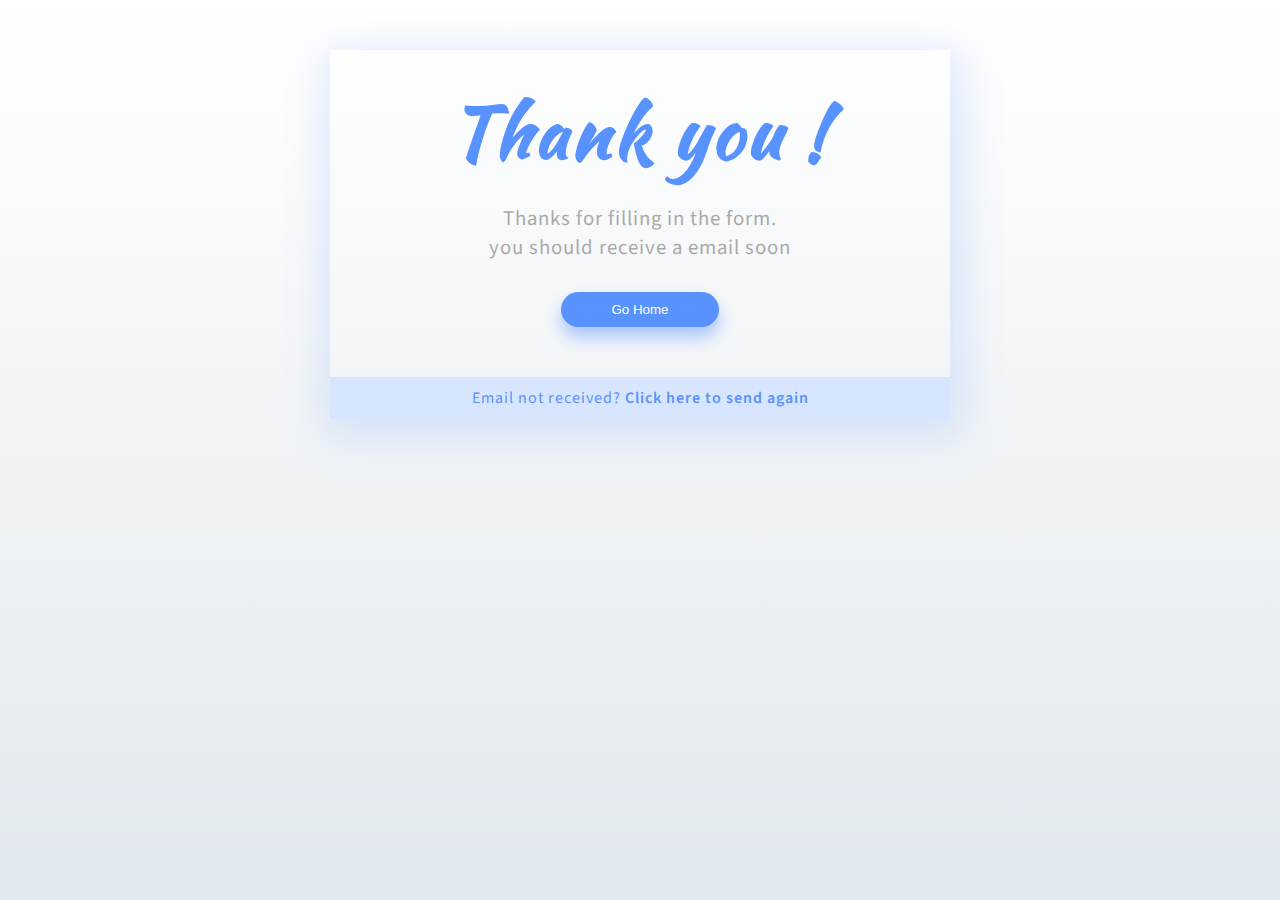
<file: Thank_you.html>
<!doctype html>

<html lang="en">

<head>

<link rel="icon" type="image/x-icon" href="assets/favicon.ico" />
<link href="css/Thank-s.css" rel="stylesheet" />

</head>



<body>


<div class=content>
  <div class="wrapper-1">
    <div class="wrapper-2">
      <h1>Thank you !</h1>
      <p>Thanks for filling in the form.  </p>
      <p>you should receive a email soon  </p>
      <button class="go-home" onclick="location.href='index.html'">
      go home
      </button>
    </div>
    <div class="footer-like">
      <p>Email not received?
       <a href="#">Click here to send again</a>
      </p>
    </div>
</div>
</div>



<link href="https://fonts.googleapis.com/css?family=Kaushan+Script|Source+Sans+Pro" rel="stylesheet">




</body>











</html>
</file>
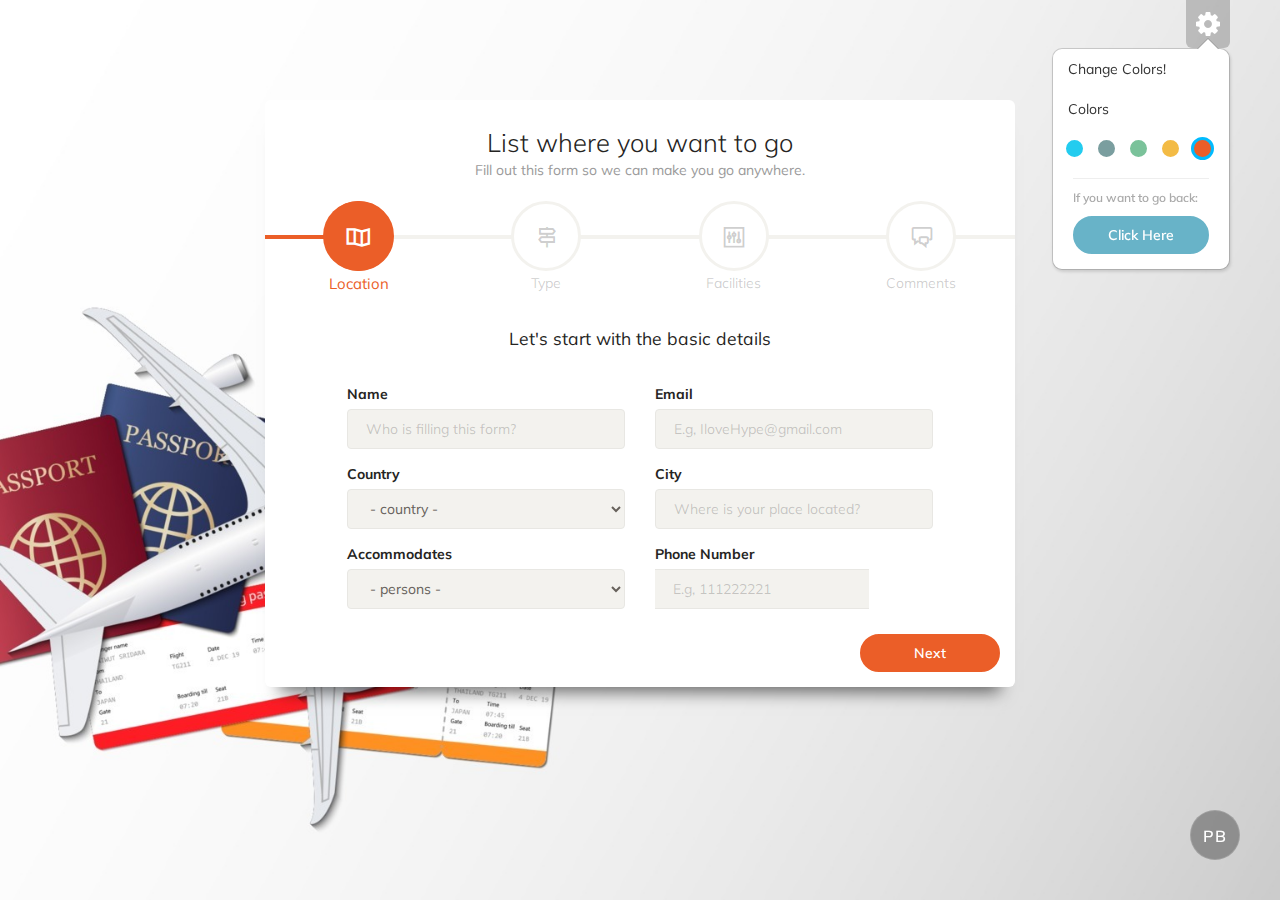
<file: wizard-list-place.html>
<!doctype html>
<html lang="en">
<head>
	<meta charset="utf-8" />
	<meta http-equiv="X-UA-Compatible" content="IE=edge,chrome=1" />
	<link rel="apple-touch-icon" sizes="76x76" href="assets/img/apple-icon.png" />
	<link rel="icon" type="image/x-icon" href="assets/favicon.ico" />
	<title>Hotel Form</title>

	
	
	<meta content='width=device-width, initial-scale=1.0, maximum-scale=1.0, user-scalable=0' name='viewport' />
    <meta name="viewport" content="width=device-width" />

	<!-- Canonical SEO -->
    <link rel="canonical" href="https://www.creative-tim.com/product/paper-bootstrap-wizard"/>

    <meta name="keywords" content="wizard, bootstrap wizard, creative tim, long forms, 3 step wizard, sign up wizard, beautiful wizard, long forms wizard, wizard with validation, paper design, paper wizard bootstrap, bootstrap paper wizard">
    <meta name="description" content="Paper Bootstrap Wizard is a fully responsive wizard that is inspired by our famous Paper Kit  and comes with 3 useful examples and 5 colors.">

    <!-- Schema.org markup for Google+ -->
    <meta itemprop="name" content="Paper Bootstrap Wizard by Creative Tim">
    <meta itemprop="description" content="Paper Bootstrap Wizard is a fully responsive wizard that is inspired by our famous Paper Kit  and comes with 3 useful examples and 5 colors.">
    <meta itemprop="image" content="https://s3.amazonaws.com/creativetim_bucket/products/49/opt_pbw_thumbnail.jpg">

    <!-- Twitter Card data -->
    <meta name="twitter:card" content="summary_large_image">
    <meta name="twitter:site" content="@creativetim">
    <meta name="twitter:title" content="Paper Bootstrap Wizard by Creative Tim">
    <meta name="twitter:description" content="Paper Bootstrap Wizard is a fully responsive wizard that is inspired by our famous Paper Kit  and comes with 3 useful examples and 5 colors.">
    <meta name="twitter:creator" content="@creativetim">
    <meta name="twitter:image" content="https://s3.amazonaws.com/creativetim_bucket/products/49/opt_pbw_thumbnail.jpg">

    <!-- Open Graph data -->
    <meta property="og:title" content="Paper Bootstrap Wizard by Creative Tim | Free Boostrap Wizard" />
    <meta property="og:type" content="article" />
    <meta property="og:url" content="https://demos.creative-tim.com/paper-bootstrap-wizard/wizard-list-place.html" />
    <meta property="og:image" content="https://s3.amazonaws.com/creativetim_bucket/products/49/opt_pbw_thumbnail.jpg" />
    <meta property="og:description" content="Paper Bootstrap Wizard is a fully responsive wizard that is inspired by our famous Paper Kit  and comes with 3 useful examples and 5 colors." />
    <meta property="og:site_name" content="Creative Tim" />

	<!-- CSS Files -->
    <link href="assets/css/bootstrap.min.css" rel="stylesheet" />
	<link href="assets/css/paper-bootstrap-wizard.css" rel="stylesheet" />

	<!-- CSS Just for demo purpose, don't include it in your project -->
	<link href="assets/css/demo.css" rel="stylesheet" />

	<!-- Fonts and Icons -->
    <link href="https://netdna.bootstrapcdn.com/font-awesome/4.4.0/css/font-awesome.css" rel="stylesheet">
	<link href='https://fonts.googleapis.com/css?family=Muli:400,300' rel='stylesheet' type='text/css'>
	<link href="assets/css/themify-icons.css" rel="stylesheet">
	<!-- Google Tag Manager -->
	<script>(function(w,d,s,l,i){w[l]=w[l]||[];w[l].push({'gtm.start':
	new Date().getTime(),event:'gtm.js'});var f=d.getElementsByTagName(s)[0],
	j=d.createElement(s),dl=l!='dataLayer'?'&l='+l:'';j.async=true;j.src=
	'https://www.googletagmanager.com/gtm.js?id='+i+dl;f.parentNode.insertBefore(j,f);
	})(window,document,'script','dataLayer','GTM-NKDMSK6');</script>
	<!-- End Google Tag Manager -->
	</head>

	<body>
		<!-- Google Tag Manager (noscript) -->
	<noscript><iframe src="https://www.googletagmanager.com/ns.html?id=GTM-NKDMSK6"
	height="0" width="0" style="display:none;visibility:hidden"></iframe></noscript>
	<!-- End Google Tag Manager (noscript) -->
	<div class="image-container set-full-height" style="background-image: url('assets/img/paper-2.jpeg')">

		<!--  Made With Paper Kit  -->
		<a href="https://www.creative-tim.com/product/paper-kit" class="made-with-pk">
			<div class="brand">PB</div>
			<div class="made-with"> Powerd by <strong>Paper Kit</strong></div>
		</a>

	    <!--   Big container   -->
	    <div class="container">
	        <div class="row">
		        <div class="col-sm-8 col-sm-offset-2">

		            <!--      Wizard container        -->
		            <div class="wizard-container">
		                <div class="card wizard-card" data-color="red" id="wizard">
		                <form action="" method="">
		                <!--        You can switch " data-color="green" "  with one of the next bright colors: "blue", "azure", "orange", "red"       -->

		                    	<div class="wizard-header">
		                        	<h3 class="wizard-title">List where you want to go</h3>
		                        	<p class="category"> Fill out this form so we can make you go anywhere. </p>
		                    	</div>
								<div class="wizard-navigation">
									<div class="progress-with-circle">
									    <div class="progress-bar" role="progressbar" aria-valuenow="1" aria-valuemin="1" aria-valuemax="4" style="width: 15%;"></div>
									</div>
									<ul>
			                            <li>
											<a href="#location" data-toggle="tab">
												<div class="icon-circle">
													<i class="ti-map"></i>
												</div>
												Location
											</a>
										</li>
			                            <li>
											<a href="#type" data-toggle="tab">
												<div class="icon-circle">
													<i class="ti-direction-alt"></i>
												</div>
												Type
											</a>
										</li>
			                            <li>
											<a href="#facilities" data-toggle="tab">
												<div class="icon-circle">
													<i class="ti-panel"></i>
												</div>
												Facilities
											</a>
										</li>
			                            <li>
											<a href="#description" data-toggle="tab">
												<div class="icon-circle">
													<i class="ti-comments"></i>
												</div>
												Comments
											</a>
										</li>
			                        </ul>
								</div>
		                        <div class="tab-content">
		                            <div class="tab-pane" id="location">
		                            	<div class="row">
		                                	<div class="col-sm-12">
		                                    	<h5 class="info-text"> Let's start with the basic details</h5>
		                            		</div>
											<div class="col-sm-5 col-sm-offset-1">
		                                    	<div class="form-group">
		                                        	<label>Name</label>
		                                        	<input type="text" class="form-control" id="exampleInputEmail1" placeholder="Who is filling this form?">
		                                    	</div>
		                                	</div>
		                                	<div class="col-sm-5">
		                                    	<div class="form-group">
		                                        	<label>Email</label>
		                                        	<input type="text" class="form-control" id="exampleInputEmail1" placeholder="E.g, IloveHype@gmail.com">
		                                    	</div>
		                                	</div>
		                                	<div class="col-sm-5 col-sm-offset-1">
		                                    	<div class="form-group">
		                                            <label>Country</label><br>
		                                            <select name="country" class="form-control">
		                                                <option disabled="" selected="">- country -</option>
		                                                <option value="France"> France </option>
		                                                <option value="Brazil"> Brazil </option>
		                                                <option value="Peru"> Peru </option>
		                                                <option value="Portugal"> Portugal </option>
		                                                <option value="Andorra"> Andorra </option>
		                                                <option value="Spain"> Spain </option>
		                                                <option value="Monaco"> Monaco </option>
		                                                <option value="Antarctica"> Antarctica </option>
		                                                <option value="Switzerland"> Switzerland </option>
														<option value="Germany"> Germany </option>
														<option value="Netherlands"> Netherlands </option>
														<option value="Belgium"> Belgium </option>
														<option value="Luxembourg"> Luxembourg </option>
														<option value="United Kingdom"> United Kingdom </option>
														<option value="Irland"> Irland </option>
														<option value="Danmark"> Danmark </option>
														<option value="Poland"> Poland </option>
														<option value="Greece"> Greece </option>
														<option value="Italy"> Italy </option>
														<option value="Malta"> Malta </option>
														<option value="Austria"> Austria </option>
														<option value="Slovakia"> Slovakia </option>
														<option value="Slovenia"> Slovenia </option>
														<option value="Croatia"> Croatia </option>
														<option value="Serbia"> Serbia </option>
														<option value="Bulgaria"> Bulgaria </option>
														<option value="North Macedonia"> North Macedonia </option>
														<option value="Albania"> Albania </option>
														<option value="Moldova"> Moldova </option>
														<option value="Sweden"> Sweden </option>
														<option value="Norway"> Norway </option>
														<option value="Finland"> Finland </option>
														<option value="Estonia"> Estonia </option>
														<option value="Latvia"> Latvia </option>
														<option value="Lithuania"> Lithuania </option>
														<option value="Romania"> Romania </option>
														<option value="Iceland"> Iceland </option>
														<option value="Cyprus"> Cyprus </option>
														<option value="Vatican"> Vatican </option>
		                                            </select>
		                                        </div>
		                                	</div>
											<div class="col-sm-5">
		                                    	<div class="form-group">
		                                        	<label>City</label>
		                                        	<input type="text" class="form-control" id="exampleInputEmail1" placeholder="Where is your place located?">
		                                    	</div>
		                                	</div>
		                                	<div class="col-sm-5 col-sm-offset-1">
		                                    	<div class="form-group">
		                                        	<label>Accommodates</label>
		                                        	<select class="form-control">
			                                            <option disabled="" selected="">- persons -</option>
			                                            <option>1 Person</option>
			                                            <option>2 Persons </option>
			                                            <option>3 Persons</option>
			                                            <option>4 Persons</option>
			                                            <option>5 Persons</option>
			                                            <option>6+ Persons</option>
		                                        	</select>
		                                    	</div>
		                                	</div>
		                                	<div class="col-sm-5">
		                                    	<div class="form-group">
		                                        	<label>Phone Number</label>
		                                        	<div class="input-group">
		                                            	<input type="text" class="form-control" placeholder="E.g, 111222221">
		                                        	</div>
		                                    	</div>
		                                	</div>
		                            	</div>
		                            </div>
		                            <div class="tab-pane" id="type">
		                                <h5 class="info-text">Choose how many stars do you want your hotel to have. </h5>
										<p class="category"> If you dont have any preference mark all the stars or leave it blank. </p>
		                                <div class="row">
		                                    <div class="col-sm-8 col-sm-offset-2">
		                                        <div class="col-sm-4 col-sm-offset-2">
													<div class="choice" data-toggle="wizard-checkbox">
		                                                <input type="checkbox" name="jobb" value="Design">
		                                                <div class="card card-checkboxes card-hover-effect">
		                                                    <i class="ti-package"></i>
															<p>1 star</p>
		                                                </div>
		                                            </div>
		                                        </div>
		                                        <div class="col-sm-4">
													<div class="choice" data-toggle="wizard-checkbox">
		                                                <input type="checkbox" name="jobb" value="Design">
		                                                <div class="card card-checkboxes card-hover-effect">
		                                                    <i class="ti-package"></i>
															<p>2 stars</p>
		                                                </div>
		                                            </div>
		                                        </div>
												<div class="col-sm-4">
													<div class="choice" data-toggle="wizard-checkbox">
		                                                <input type="checkbox" name="jobb" value="Design">
		                                                <div class="card card-checkboxes card-hover-effect">
		                                                    <i class="ti-package"></i>
															<p>3 stars</p>
		                                                </div>
		                                            </div>
		                                        </div>
												<div class="col-sm-4 col-sm-offset-0">
													<div class="choice" data-toggle="wizard-checkbox">
		                                                <input type="checkbox" name="jobb" value="Design">
		                                                <div class="card card-checkboxes card-hover-effect">
		                                                    <i class="ti-package"></i>
															<p>4 stars</p>
		                                                </div>
		                                            </div>
		                                        </div>
												<div class="col-sm-4 col-sm-offset-0">
													<div class="choice" data-toggle="wizard-checkbox">
		                                                <input type="checkbox" name="jobb" value="Design">
		                                                <div class="card card-checkboxes card-hover-effect">
		                                                    <i class="ti-package"></i>
															<p>5 stars</p>
		                                                </div>
		                                            </div>
		                                        </div>
		                                    </div>
		                                </div>
		                            </div>
		                            <div class="tab-pane" id="facilities">
		                                <h5 class="info-text">Tell us more about facilities. </h5>
		                                <div class="row">
		                                    <div class="col-sm-5 col-sm-offset-1">
		                                    	<div class="form-group">
		                                        	<label>Your place is good for</label>
		                                        	<select class="form-control">
			                                            <option disabled="" selected="">- type -</option>
			                                            <option>Business</option>
			                                            <option>Vacation </option>
			                                            <option>Work</option>
		                                        	</select>
		                                    	</div>
		                                    </div>
		                                    <div class="col-sm-5">
		                                    	<div class="form-group">
		                                        	<label>Is air conditioning included ?</label>
		                                        	<select class="form-control">
			                                            <option disabled="" selected="">- response -</option>
			                                            <option>Yes</option>
			                                            <option>No </option>
		                                        	</select>
		                                    	</div>
		                                    </div>
		                                    <div class="col-sm-5 col-sm-offset-1">
		                                    	<div class="form-group">
		                                        	<label>Do you want the place to have wi-fi?</label>
		                                        	<select class="form-control">
			                                            <option disabled="" selected="">- response -</option>
			                                            <option>Yes</option>
			                                            <option>No </option>
		                                        	</select>
		                                    	</div>
		                                    </div>
		                                    <div class="col-sm-5">
		                                    	<div class="form-group">
		                                        	<label>Is breakfast included?</label>
		                                        	<select class="form-control">
			                                            <option disabled="" selected="">- response -</option>
			                                            <option>Yes</option>
			                                            <option>No </option>
		                                        	</select>
		                                    	</div>
		                                    </div>
											
											
											
											<div class="col-sm-5 col-sm-offset-1">
		                                    	<div class="form-group">
		                                        	<label>Do you want a refresing pool?</label>
		                                        	<select class="form-control">
			                                            <option disabled="" selected="">- response -</option>
			                                            <option>Yes</option>
			                                            <option>No </option>
		                                        	</select>
		                                    	</div>
		                                    </div>
											<div class="col-sm-5">
		                                    	<div class="form-group">
		                                        	<label>Is a good view of outside included?</label>
		                                        	<select class="form-control">
			                                            <option disabled="" selected="">- response -</option>
			                                            <option>Yes</option>
			                                            <option>Doesn't matter</option>
														<option>No </option>
		                                        	</select>
		                                    	</div>
		                                    </div>
		                                </div>
		                            </div>
		                            <div class="tab-pane" id="description">
		                                <div class="row">
		                                    <h5 class="info-text"> Drop us a small description. </h5>
		                                    <div class="col-sm-6 col-sm-offset-1">
		                                        <div class="form-group">
		                                            <label>Place description</label>
		                                            <textarea class="form-control" placeholder="" rows="9"></textarea>
		                                        </div>
		                                    </div>
		                                    <div class="col-sm-4">
		                                        <div class="form-group">
		                                            <label>Example</label>
		                                            <p class="description">"I would really like a well located and relaxing hotel with free parking, game rooms, a pool, free internet and mostly important safe bedrooms."</p>
		                                        </div>
		                                    </div>
		                                </div>
		                            </div>
		                        </div>
		                        <div class="wizard-footer">
	                            	<div class="pull-right">
	                                    <input type='button' class='btn btn-next btn-fill btn-danger btn-wd' name='next' value='Next' />
	                                    <input type='button' class='btn btn-finish btn-fill btn-danger btn-wd' name='finish' value='Finish' onclick="location.href='Thank_you.html';" />
									</div>

	                                <div class="pull-left">
	                                    <input type='button' class='btn btn-previous btn-default btn-wd' name='previous' value='Previous' />
	                                </div>
	                                <div class="clearfix"></div>
		                        </div>
		                    </form>
		                </div>
		            </div> <!-- wizard container -->
		        </div>
	        </div> <!-- row -->
	    </div> <!--  big container -->

		<div class="fixed-plugin">
			<div class="dropdown open">
				<a href="#" data-toggle="dropdown">
					<i class="fa fa-cog fa-2x"> </i>
				</a>
				<ul class="dropdown-menu">
					<li class="header-title">Change Colors!</li>

					<li class="header-title">Colors</li>
					<li class="adjustments-line">
						<a href="javascript:void(0)" class="switch-trigger">
							<div class="text-center">
								<span class="badge filter badge-blue" data-color="blue"></span>
								<span class="badge filter badge-azure" data-color="azure"></span>
								<span class="badge filter badge-green" data-color="green"></span>
								<span class="badge filter badge-orange" data-color="orange"></span>
								<span class="badge filter badge-red active" data-color="red"></span>
							</div>
							<div class="clearfix"></div>
						</a>
					</li>

					<li class="license">
						If you want to go back:
						<div class="text-center">
							<a href="index.html" target="_blank" class="btn btn-info btn-fill btn-block">Click Here</a>
						</div>
					</li>
				</ul>
			</div>
		</div>
	</div>

</body>

	<!--   Core JS Files   -->
	<script src="assets/js/jquery-2.2.4.min.js" type="text/javascript"></script>
	<script src="assets/js/bootstrap.min.js" type="text/javascript"></script>
	<script src="assets/js/jquery.bootstrap.wizard.js" type="text/javascript"></script>

	<!--  Plugin for the Wizard -->
	<script src="assets/js/demo.js" type="text/javascript"></script>
	<script src="assets/js/paper-bootstrap-wizard.js" type="text/javascript"></script>

	<!--  More information about jquery.validate here: https://jqueryvalidation.org/	 -->
	<script src="assets/js/jquery.validate.min.js" type="text/javascript"></script>

</html>
</file>
<file: css/Thank-s.css>
*{
  box-sizing:border-box;
 /* outline:1px solid ;*/
}
body{
background: #ffffff;
background: linear-gradient(to bottom, #ffffff 0%,#e1e8ed 100%);
filter: progid:DXImageTransform.Microsoft.gradient( startColorstr='#ffffff', endColorstr='#e1e8ed',GradientType=0 );
    height: 100%;
        margin: 0;
        background-repeat: no-repeat;
        background-attachment: fixed;
  
}

.wrapper-1{
  width:100%;
  height:100vh;
  display: flex;
flex-direction: column;
}
.wrapper-2{
  padding :30px;
  text-align:center;
}
h1{
    font-family: 'Kaushan Script', cursive;
  font-size:4em;
  letter-spacing:3px;
  color:#5892FF ;
  margin:0;
  margin-bottom:20px;
}
.wrapper-2 p{
  margin:0;
  font-size:1.3em;
  color:#aaa;
  font-family: 'Source Sans Pro', sans-serif;
  letter-spacing:1px;
}
.go-home{
  color:#fff;
  background:#5892FF;
  border:none;
  padding:10px 50px;
  margin:30px 0;
  border-radius:30px;
  text-transform:capitalize;
  box-shadow: 0 10px 16px 1px rgba(174, 199, 251, 1);
}
.footer-like{
  margin-top: auto; 
  background:#D7E6FE;
  padding:6px;
  text-align:center;
}
.footer-like p{
  margin:0;
  padding:4px;
  color:#5892FF;
  font-family: 'Source Sans Pro', sans-serif;
  letter-spacing:1px;
}
.footer-like p a{
  text-decoration:none;
  color:#5892FF;
  font-weight:600;
}

@media (min-width:360px){
  h1{
    font-size:4.5em;
  }
  .go-home{
    margin-bottom:20px;
  }
}

@media (min-width:600px){
  .content{
  max-width:1000px;
  margin:0 auto;
}
  .wrapper-1{
  height: initial;
  max-width:620px;
  margin:0 auto;
  margin-top:50px;
  box-shadow: 4px 8px 40px 8px rgba(88, 146, 255, 0.2);
}
  
}
</file>
<file: assets/css/demo.css>
.logo-container{
    left: 50px;
    position: absolute;
    top: 20px;
     z-index: 3;
}
.logo-container .logo{
    overflow: hidden;
    border-radius: 50%;
    border: 1px solid #333333;
    width: 60px;
    float: left;
}
.logo-container .brand{
    font-size: 18px;
    color: #FFFFFF;
    line-height: 20px;
    float: left;
    margin-left: 10px;
    margin-top: 10px;
    width: 60px
}

.fixed-section{
    top: 90px;
    max-height: 80vh;
    overflow: scroll;
}
.fixed-section ul li{
    list-style: none;
}
.fixed-section li a{
    font-size: 14px;
    padding: 2px;
    display: block;
    color: #666666;
}
.fixed-section li a.active{
    color: #00bbff;
}
.fixed-section.float{
    position: fixed;
    top: 100px;
    width: 200px;
    margin-top: 0;
}

.fixed-plugin{
    position: fixed;
    top:0px;
    right: 50px;
    z-index: 1031;
}
.fixed-plugin .fa-cog{
    color: #FFFFFF;
    background-color: rgba(0,0,0,.2);
    padding: 10px;
    border-radius: 0 0 6px 6px;
}
.fixed-plugin .dropdown-menu{
    right: 0;
    left: auto;
}

.fixed-plugin li.header-title{
    font-weight: 400;
    line-height: 40px;
    color: #333;
    white-space: nowrap;
    padding: 0 15px;
}

.fixed-plugin .switch-trigger .ripple-container{
    display: none;
}

.fixed-plugin .dropdown-menu>li>a:focus,
.fixed-plugin .dropdown-menu>li>a:hover{
    background: transparent;
}

.fixed-plugin .fa-circle-thin{
    color: #FFFFFF;
}
.fixed-plugin .active .fa-circle-thin{
    color: #00bbff;
}
.fixed-plugin .dropdown-menu > li > a{
    padding-left: 10px;
    padding-right: 10px;
}
.fixed-plugin .dropdown-menu > li:first-child > a{
    margin-top: 10px;
}
.fixed-plugin .dropdown-menu > .active > a, .fixed-plugin .dropdown-menu > .active > a:hover, .fixed-plugin .dropdown-menu > .active > a:focus{
    background: none;
    color: #777777;
}
.fixed-plugin img{
    border-radius: 6px;
    width: 150px;
    max-height: 80px;
    border: 4px solid #FFFFFF;

}
.fixed-plugin .active img, .fixed-plugin a:hover img{
    border-color: #00bbff;
}

.fixed-plugin .btn{
    margin: 10px 0px 0;
    color: #FFFFFF;
}
.fixed-plugin .btn:hover{
    color: #FFFFFF;
}
.fixed-plugin .badge{
    border: 3px solid #FFFFFF;
    border-radius: 50%;
    cursor: pointer;
    display: inline-block;
    height: 23px;
    margin-right: 5px;
    position: relative;
    top: 5px;
    width: 23px;
}
.fixed-plugin .badge.active, .fixed-plugin .badge:hover{
    border-color: #00bbff;
}
.fixed-plugin .badge-azure{
    background-color: #7A9E9F;
}
.fixed-plugin .badge-blue{
    background-color: #23CCEF;
}
.fixed-plugin .badge-green{
    background-color: #7AC29A;
}
.fixed-plugin .badge-orange{
    background-color: #f3bb45;
}
.fixed-plugin .badge-red{
    background-color: #eb5e28;
}

@media (max-width:768px){
    .fixed-plugin{
        top: 80px;
        right: 0px;
    }
    .main .container{
        margin-bottom: 50px;
    }
}

@media (min-width: 768px){

    .fixed-plugin .dropdown-menu{
        display: block;
        margin: 0;
        padding: 0;
        z-index: 9000;
        position: absolute;
        -webkit-border-radius: 10px;
        box-shadow: 1px 2px 3px rgba(0, 0, 0, 0.125);
        border-radius: 10px;
        -webkit-box-sizing: border-box;
        -moz-box-sizing: border-box;
        box-sizing: border-box;
        opacity: 0;
        -ms-filter: "alpha(opacity=0)";
        -webkit-filter: alpha(opacity=0);
        -moz-filter: alpha(opacity=0);
        -ms-filter: alpha(opacity=0);
        -o-filter: alpha(opacity=0);
        filter: alpha(opacity=0);
        -webkit-transform: scale(0);
        -moz-transform: scale(0);
        -o-transform: scale(0);
        -ms-transform: scale(0);
        transform: scale(0);
        -webkit-transition: all 300ms cubic-bezier(0.34, 1.61, 0.7, 1);
        -moz-transition: all 300ms cubic-bezier(0.34, 1.61, 0.7, 1);
        -o-transition: all 300ms cubic-bezier(0.34, 1.61, 0.7, 1);
        -ms-transition: all 300ms cubic-bezier(0.34, 1.61, 0.7, 1);
        transition: all 300ms cubic-bezier(0.34, 1.61, 0.7, 1);

    }
    .fixed-plugin .open .dropdown-menu{
        -webkit-transform-origin: 29px -50px;
        -moz-transform-origin: 29px -50px;
        -o-transform-origin: 29px -50px;
        -ms-transform-origin: 29px -50px;
        transform-origin: 29px -50px;
        -webkit-transform: scale(1);
        -moz-transform: scale(1);
        -o-transform: scale(1);
        -ms-transform: scale(1);
        transform: scale(1);
        opacity: 1;
        -ms-filter: none;
        -webkit-filter: none;
        -moz-filter: none;
        -ms-filter: none;
        -o-filter: none;
        filter: none;
    }
    .fixed-plugin .dropdown-menu:before{
        border-bottom: 11px solid rgba(0, 0, 0, 0.2);
        border-left: 11px solid rgba(0, 0, 0, 0);
        border-right: 11px solid rgba(0, 0, 0, 0);
        content: "";
        display: inline-block;
        position: absolute;
        right: 10px;
        margin-left: auto;
        top: -11px;
    }
    .fixed-plugin .dropdown-menu:after {
        border-bottom: 11px solid #FFFFFF;
        border-left: 11px solid rgba(0, 0, 0, 0);
        border-right: 11px solid rgba(0, 0, 0, 0);
        content: "";
        display: inline-block;
        position: absolute;
        right: 10px;
        margin-left: auto;
        top: -10px;
    }
    .btn-wd {
        min-width: 140px;
    }
}


.fixed-plugin .license,
.fixed-plugin .tutorial{
    margin: 20px 20px 0px;
    padding: 10px 0 0;
    color: #aaaaaa;
    border-top: 1px solid #eeeeee;
    font-size: 12px;
    font-weight: 600;
}

.fixed-plugin .tutorial{
    margin: 10px 20px 0;
}



.fixed-plugin ul > li:last-child a{
    margin-bottom: 15px;
}
</file>
<file: assets/css/themify-icons.css>
@font-face {
	font-family: 'themify';
	src:url('../fonts/themify.eot?-fvbane');
	src:url('../fonts/themify.eot?#iefix-fvbane') format('embedded-opentype'),
		url('../fonts/themify.woff?-fvbane') format('woff'),
		url('../fonts/themify.ttf?-fvbane') format('truetype'),
		url('../fonts/themify.svg?-fvbane#themify') format('svg');
	font-weight: normal;
	font-style: normal;
}

[class^="ti-"], [class*=" ti-"] {
	font-family: 'themify';
	speak: none;
	font-style: normal;
	font-weight: bold;
	font-variant: normal;
	text-transform: none;
	line-height: 1;

	/* Better Font Rendering =========== */
	-webkit-font-smoothing: antialiased;
	-moz-osx-font-smoothing: grayscale;
}

.ti-wand:before {
	content: "\e600";
}
.ti-volume:before {
	content: "\e601";
}
.ti-user:before {
	content: "\e602";
}
.ti-unlock:before {
	content: "\e603";
}
.ti-unlink:before {
	content: "\e604";
}
.ti-trash:before {
	content: "\e605";
}
.ti-thought:before {
	content: "\e606";
}
.ti-target:before {
	content: "\e607";
}
.ti-tag:before {
	content: "\e608";
}
.ti-tablet:before {
	content: "\e609";
}
.ti-star:before {
	content: "\e60a";
}
.ti-spray:before {
	content: "\e60b";
}
.ti-signal:before {
	content: "\e60c";
}
.ti-shopping-cart:before {
	content: "\e60d";
}
.ti-shopping-cart-full:before {
	content: "\e60e";
}
.ti-settings:before {
	content: "\e60f";
}
.ti-search:before {
	content: "\e610";
}
.ti-zoom-in:before {
	content: "\e611";
}
.ti-zoom-out:before {
	content: "\e612";
}
.ti-cut:before {
	content: "\e613";
}
.ti-ruler:before {
	content: "\e614";
}
.ti-ruler-pencil:before {
	content: "\e615";
}
.ti-ruler-alt:before {
	content: "\e616";
}
.ti-bookmark:before {
	content: "\e617";
}
.ti-bookmark-alt:before {
	content: "\e618";
}
.ti-reload:before {
	content: "\e619";
}
.ti-plus:before {
	content: "\e61a";
}
.ti-pin:before {
	content: "\e61b";
}
.ti-pencil:before {
	content: "\e61c";
}
.ti-pencil-alt:before {
	content: "\e61d";
}
.ti-paint-roller:before {
	content: "\e61e";
}
.ti-paint-bucket:before {
	content: "\e61f";
}
.ti-na:before {
	content: "\e620";
}
.ti-mobile:before {
	content: "\e621";
}
.ti-minus:before {
	content: "\e622";
}
.ti-medall:before {
	content: "\e623";
}
.ti-medall-alt:before {
	content: "\e624";
}
.ti-marker:before {
	content: "\e625";
}
.ti-marker-alt:before {
	content: "\e626";
}
.ti-arrow-up:before {
	content: "\e627";
}
.ti-arrow-right:before {
	content: "\e628";
}
.ti-arrow-left:before {
	content: "\e629";
}
.ti-arrow-down:before {
	content: "\e62a";
}
.ti-lock:before {
	content: "\e62b";
}
.ti-location-arrow:before {
	content: "\e62c";
}
.ti-link:before {
	content: "\e62d";
}
.ti-layout:before {
	content: "\e62e";
}
.ti-layers:before {
	content: "\e62f";
}
.ti-layers-alt:before {
	content: "\e630";
}
.ti-key:before {
	content: "\e631";
}
.ti-import:before {
	content: "\e632";
}
.ti-image:before {
	content: "\e633";
}
.ti-heart:before {
	content: "\e634";
}
.ti-heart-broken:before {
	content: "\e635";
}
.ti-hand-stop:before {
	content: "\e636";
}
.ti-hand-open:before {
	content: "\e637";
}
.ti-hand-drag:before {
	content: "\e638";
}
.ti-folder:before {
	content: "\e639";
}
.ti-flag:before {
	content: "\e63a";
}
.ti-flag-alt:before {
	content: "\e63b";
}
.ti-flag-alt-2:before {
	content: "\e63c";
}
.ti-eye:before {
	content: "\e63d";
}
.ti-export:before {
	content: "\e63e";
}
.ti-exchange-vertical:before {
	content: "\e63f";
}
.ti-desktop:before {
	content: "\e640";
}
.ti-cup:before {
	content: "\e641";
}
.ti-crown:before {
	content: "\e642";
}
.ti-comments:before {
	content: "\e643";
}
.ti-comment:before {
	content: "\e644";
}
.ti-comment-alt:before {
	content: "\e645";
}
.ti-close:before {
	content: "\e646";
}
.ti-clip:before {
	content: "\e647";
}
.ti-angle-up:before {
	content: "\e648";
}
.ti-angle-right:before {
	content: "\e649";
}
.ti-angle-left:before {
	content: "\e64a";
}
.ti-angle-down:before {
	content: "\e64b";
}
.ti-check:before {
	content: "\e64c";
}
.ti-check-box:before {
	content: "\e64d";
}
.ti-camera:before {
	content: "\e64e";
}
.ti-announcement:before {
	content: "\e64f";
}
.ti-brush:before {
	content: "\e650";
}
.ti-briefcase:before {
	content: "\e651";
}
.ti-bolt:before {
	content: "\e652";
}
.ti-bolt-alt:before {
	content: "\e653";
}
.ti-blackboard:before {
	content: "\e654";
}
.ti-bag:before {
	content: "\e655";
}
.ti-move:before {
	content: "\e656";
}
.ti-arrows-vertical:before {
	content: "\e657";
}
.ti-arrows-horizontal:before {
	content: "\e658";
}
.ti-fullscreen:before {
	content: "\e659";
}
.ti-arrow-top-right:before {
	content: "\e65a";
}
.ti-arrow-top-left:before {
	content: "\e65b";
}
.ti-arrow-circle-up:before {
	content: "\e65c";
}
.ti-arrow-circle-right:before {
	content: "\e65d";
}
.ti-arrow-circle-left:before {
	content: "\e65e";
}
.ti-arrow-circle-down:before {
	content: "\e65f";
}
.ti-angle-double-up:before {
	content: "\e660";
}
.ti-angle-double-right:before {
	content: "\e661";
}
.ti-angle-double-left:before {
	content: "\e662";
}
.ti-angle-double-down:before {
	content: "\e663";
}
.ti-zip:before {
	content: "\e664";
}
.ti-world:before {
	content: "\e665";
}
.ti-wheelchair:before {
	content: "\e666";
}
.ti-view-list:before {
	content: "\e667";
}
.ti-view-list-alt:before {
	content: "\e668";
}
.ti-view-grid:before {
	content: "\e669";
}
.ti-uppercase:before {
	content: "\e66a";
}
.ti-upload:before {
	content: "\e66b";
}
.ti-underline:before {
	content: "\e66c";
}
.ti-truck:before {
	content: "\e66d";
}
.ti-timer:before {
	content: "\e66e";
}
.ti-ticket:before {
	content: "\e66f";
}
.ti-thumb-up:before {
	content: "\e670";
}
.ti-thumb-down:before {
	content: "\e671";
}
.ti-text:before {
	content: "\e672";
}
.ti-stats-up:before {
	content: "\e673";
}
.ti-stats-down:before {
	content: "\e674";
}
.ti-split-v:before {
	content: "\e675";
}
.ti-split-h:before {
	content: "\e676";
}
.ti-smallcap:before {
	content: "\e677";
}
.ti-shine:before {
	content: "\e678";
}
.ti-shift-right:before {
	content: "\e679";
}
.ti-shift-left:before {
	content: "\e67a";
}
.ti-shield:before {
	content: "\e67b";
}
.ti-notepad:before {
	content: "\e67c";
}
.ti-server:before {
	content: "\e67d";
}
.ti-quote-right:before {
	content: "\e67e";
}
.ti-quote-left:before {
	content: "\e67f";
}
.ti-pulse:before {
	content: "\e680";
}
.ti-printer:before {
	content: "\e681";
}
.ti-power-off:before {
	content: "\e682";
}
.ti-plug:before {
	content: "\e683";
}
.ti-pie-chart:before {
	content: "\e684";
}
.ti-paragraph:before {
	content: "\e685";
}
.ti-panel:before {
	content: "\e686";
}
.ti-package:before {
	content: "\2605";
}
.ti-music:before {
	content: "\e688";
}
.ti-music-alt:before {
	content: "\e689";
}
.ti-mouse:before {
	content: "\e68a";
}
.ti-mouse-alt:before {
	content: "\e68b";
}
.ti-money:before {
	content: "\e68c";
}
.ti-microphone:before {
	content: "\e68d";
}
.ti-menu:before {
	content: "\e68e";
}
.ti-menu-alt:before {
	content: "\e68f";
}
.ti-map:before {
	content: "\e690";
}
.ti-map-alt:before {
	content: "\e691";
}
.ti-loop:before {
	content: "\e692";
}
.ti-location-pin:before {
	content: "\e693";
}
.ti-list:before {
	content: "\e694";
}
.ti-light-bulb:before {
	content: "\e695";
}
.ti-Italic:before {
	content: "\e696";
}
.ti-info:before {
	content: "\e697";
}
.ti-infinite:before {
	content: "\e698";
}
.ti-id-badge:before {
	content: "\e699";
}
.ti-hummer:before {
	content: "\e69a";
}
.ti-home:before {
	content: "\e69b";
}
.ti-help:before {
	content: "\e69c";
}
.ti-headphone:before {
	content: "\e69d";
}
.ti-harddrives:before {
	content: "\e69e";
}
.ti-harddrive:before {
	content: "\e69f";
}
.ti-gift:before {
	content: "\e6a0";
}
.ti-game:before {
	content: "\e6a1";
}
.ti-filter:before {
	content: "\e6a2";
}
.ti-files:before {
	content: "\e6a3";
}
.ti-file:before {
	content: "\e6a4";
}
.ti-eraser:before {
	content: "\e6a5";
}
.ti-envelope:before {
	content: "\e6a6";
}
.ti-download:before {
	content: "\e6a7";
}
.ti-direction:before {
	content: "\e6a8";
}
.ti-direction-alt:before {
	content: "\e6a9";
}
.ti-dashboard:before {
	content: "\e6aa";
}
.ti-control-stop:before {
	content: "\e6ab";
}
.ti-control-shuffle:before {
	content: "\e6ac";
}
.ti-control-play:before {
	content: "\e6ad";
}
.ti-control-pause:before {
	content: "\e6ae";
}
.ti-control-forward:before {
	content: "\e6af";
}
.ti-control-backward:before {
	content: "\e6b0";
}
.ti-cloud:before {
	content: "\e6b1";
}
.ti-cloud-up:before {
	content: "\e6b2";
}
.ti-cloud-down:before {
	content: "\e6b3";
}
.ti-clipboard:before {
	content: "\e6b4";
}
.ti-car:before {
	content: "\e6b5";
}
.ti-calendar:before {
	content: "\e6b6";
}
.ti-book:before {
	content: "\e6b7";
}
.ti-bell:before {
	content: "\e6b8";
}
.ti-basketball:before {
	content: "\e6b9";
}
.ti-bar-chart:before {
	content: "\e6ba";
}
.ti-bar-chart-alt:before {
	content: "\e6bb";
}
.ti-back-right:before {
	content: "\e6bc";
}
.ti-back-left:before {
	content: "\e6bd";
}
.ti-arrows-corner:before {
	content: "\e6be";
}
.ti-archive:before {
	content: "\e6bf";
}
.ti-anchor:before {
	content: "\e6c0";
}
.ti-align-right:before {
	content: "\e6c1";
}
.ti-align-left:before {
	content: "\e6c2";
}
.ti-align-justify:before {
	content: "\e6c3";
}
.ti-align-center:before {
	content: "\e6c4";
}
.ti-alert:before {
	content: "\e6c5";
}
.ti-alarm-clock:before {
	content: "\e6c6";
}
.ti-agenda:before {
	content: "\e6c7";
}
.ti-write:before {
	content: "\e6c8";
}
.ti-window:before {
	content: "\e6c9";
}
.ti-widgetized:before {
	content: "\e6ca";
}
.ti-widget:before {
	content: "\e6cb";
}
.ti-widget-alt:before {
	content: "\e6cc";
}
.ti-wallet:before {
	content: "\e6cd";
}
.ti-video-clapper:before {
	content: "\e6ce";
}
.ti-video-camera:before {
	content: "\e6cf";
}
.ti-vector:before {
	content: "\e6d0";
}
.ti-themify-logo:before {
	content: "\e6d1";
}
.ti-themify-favicon:before {
	content: "\e6d2";
}
.ti-themify-favicon-alt:before {
	content: "\e6d3";
}
.ti-support:before {
	content: "\e6d4";
}
.ti-stamp:before {
	content: "\e6d5";
}
.ti-split-v-alt:before {
	content: "\e6d6";
}
.ti-slice:before {
	content: "\e6d7";
}
.ti-shortcode:before {
	content: "\e6d8";
}
.ti-shift-right-alt:before {
	content: "\e6d9";
}
.ti-shift-left-alt:before {
	content: "\e6da";
}
.ti-ruler-alt-2:before {
	content: "\e6db";
}
.ti-receipt:before {
	content: "\e6dc";
}
.ti-pin2:before {
	content: "\e6dd";
}
.ti-pin-alt:before {
	content: "\e6de";
}
.ti-pencil-alt2:before {
	content: "\e6df";
}
.ti-palette:before {
	content: "\e6e0";
}
.ti-more:before {
	content: "\e6e1";
}
.ti-more-alt:before {
	content: "\e6e2";
}
.ti-microphone-alt:before {
	content: "\e6e3";
}
.ti-magnet:before {
	content: "\e6e4";
}
.ti-line-double:before {
	content: "\e6e5";
}
.ti-line-dotted:before {
	content: "\e6e6";
}
.ti-line-dashed:before {
	content: "\e6e7";
}
.ti-layout-width-full:before {
	content: "\e6e8";
}
.ti-layout-width-default:before {
	content: "\e6e9";
}
.ti-layout-width-default-alt:before {
	content: "\e6ea";
}
.ti-layout-tab:before {
	content: "\e6eb";
}
.ti-layout-tab-window:before {
	content: "\e6ec";
}
.ti-layout-tab-v:before {
	content: "\e6ed";
}
.ti-layout-tab-min:before {
	content: "\e6ee";
}
.ti-layout-slider:before {
	content: "\e6ef";
}
.ti-layout-slider-alt:before {
	content: "\e6f0";
}
.ti-layout-sidebar-right:before {
	content: "\e6f1";
}
.ti-layout-sidebar-none:before {
	content: "\e6f2";
}
.ti-layout-sidebar-left:before {
	content: "\e6f3";
}
.ti-layout-placeholder:before {
	content: "\e6f4";
}
.ti-layout-menu:before {
	content: "\e6f5";
}
.ti-layout-menu-v:before {
	content: "\e6f6";
}
.ti-layout-menu-separated:before {
	content: "\e6f7";
}
.ti-layout-menu-full:before {
	content: "\e6f8";
}
.ti-layout-media-right-alt:before {
	content: "\e6f9";
}
.ti-layout-media-right:before {
	content: "\e6fa";
}
.ti-layout-media-overlay:before {
	content: "\e6fb";
}
.ti-layout-media-overlay-alt:before {
	content: "\e6fc";
}
.ti-layout-media-overlay-alt-2:before {
	content: "\e6fd";
}
.ti-layout-media-left-alt:before {
	content: "\e6fe";
}
.ti-layout-media-left:before {
	content: "\e6ff";
}
.ti-layout-media-center-alt:before {
	content: "\e700";
}
.ti-layout-media-center:before {
	content: "\e701";
}
.ti-layout-list-thumb:before {
	content: "\e702";
}
.ti-layout-list-thumb-alt:before {
	content: "\e703";
}
.ti-layout-list-post:before {
	content: "\e704";
}
.ti-layout-list-large-image:before {
	content: "\e705";
}
.ti-layout-line-solid:before {
	content: "\e706";
}
.ti-layout-grid4:before {
	content: "\e707";
}
.ti-layout-grid3:before {
	content: "\e708";
}
.ti-layout-grid2:before {
	content: "\e709";
}
.ti-layout-grid2-thumb:before {
	content: "\e70a";
}
.ti-layout-cta-right:before {
	content: "\e70b";
}
.ti-layout-cta-left:before {
	content: "\e70c";
}
.ti-layout-cta-center:before {
	content: "\e70d";
}
.ti-layout-cta-btn-right:before {
	content: "\e70e";
}
.ti-layout-cta-btn-left:before {
	content: "\e70f";
}
.ti-layout-column4:before {
	content: "\e710";
}
.ti-layout-column3:before {
	content: "\e711";
}
.ti-layout-column2:before {
	content: "\e712";
}
.ti-layout-accordion-separated:before {
	content: "\e713";
}
.ti-layout-accordion-merged:before {
	content: "\e714";
}
.ti-layout-accordion-list:before {
	content: "\e715";
}
.ti-ink-pen:before {
	content: "\e716";
}
.ti-info-alt:before {
	content: "\e717";
}
.ti-help-alt:before {
	content: "\e718";
}
.ti-headphone-alt:before {
	content: "\e719";
}
.ti-hand-point-up:before {
	content: "\e71a";
}
.ti-hand-point-right:before {
	content: "\e71b";
}
.ti-hand-point-left:before {
	content: "\e71c";
}
.ti-hand-point-down:before {
	content: "\e71d";
}
.ti-gallery:before {
	content: "\e71e";
}
.ti-face-smile:before {
	content: "\e71f";
}
.ti-face-sad:before {
	content: "\e720";
}
.ti-credit-card:before {
	content: "\e721";
}
.ti-control-skip-forward:before {
	content: "\e722";
}
.ti-control-skip-backward:before {
	content: "\e723";
}
.ti-control-record:before {
	content: "\e724";
}
.ti-control-eject:before {
	content: "\e725";
}
.ti-comments-smiley:before {
	content: "\e726";
}
.ti-brush-alt:before {
	content: "\e727";
}
.ti-youtube:before {
	content: "\e728";
}
.ti-vimeo:before {
	content: "\e729";
}
.ti-twitter:before {
	content: "\e72a";
}
.ti-time:before {
	content: "\e72b";
}
.ti-tumblr:before {
	content: "\e72c";
}
.ti-skype:before {
	content: "\e72d";
}
.ti-share:before {
	content: "\e72e";
}
.ti-share-alt:before {
	content: "\e72f";
}
.ti-rocket:before {
	content: "\e730";
}
.ti-pinterest:before {
	content: "\e731";
}
.ti-new-window:before {
	content: "\e732";
}
.ti-microsoft:before {
	content: "\e733";
}
.ti-list-ol:before {
	content: "\e734";
}
.ti-linkedin:before {
	content: "\e735";
}
.ti-layout-sidebar-2:before {
	content: "\e736";
}
.ti-layout-grid4-alt:before {
	content: "\e737";
}
.ti-layout-grid3-alt:before {
	content: "\e738";
}
.ti-layout-grid2-alt:before {
	content: "\e739";
}
.ti-layout-column4-alt:before {
	content: "\e73a";
}
.ti-layout-column3-alt:before {
	content: "\e73b";
}
.ti-layout-column2-alt:before {
	content: "\e73c";
}
.ti-instagram:before {
	content: "\e73d";
}
.ti-google:before {
	content: "\e73e";
}
.ti-github:before {
	content: "\e73f";
}
.ti-flickr:before {
	content: "\e740";
}
.ti-facebook:before {
	content: "\e741";
}
.ti-dropbox:before {
	content: "\e742";
}
.ti-dribbble:before {
	content: "\e743";
}
.ti-apple:before {
	content: "\e744";
}
.ti-android:before {
	content: "\e745";
}
.ti-save:before {
	content: "\e746";
}
.ti-save-alt:before {
	content: "\e747";
}
.ti-yahoo:before {
	content: "\e748";
}
.ti-wordpress:before {
	content: "\e749";
}
.ti-vimeo-alt:before {
	content: "\e74a";
}
.ti-twitter-alt:before {
	content: "\e74b";
}
.ti-tumblr-alt:before {
	content: "\e74c";
}
.ti-trello:before {
	content: "\e74d";
}
.ti-stack-overflow:before {
	content: "\e74e";
}
.ti-soundcloud:before {
	content: "\e74f";
}
.ti-sharethis:before {
	content: "\e750";
}
.ti-sharethis-alt:before {
	content: "\e751";
}
.ti-reddit:before {
	content: "\e752";
}
.ti-pinterest-alt:before {
	content: "\e753";
}
.ti-microsoft-alt:before {
	content: "\e754";
}
.ti-linux:before {
	content: "\e755";
}
.ti-jsfiddle:before {
	content: "\e756";
}
.ti-joomla:before {
	content: "\e757";
}
.ti-html5:before {
	content: "\e758";
}
.ti-flickr-alt:before {
	content: "\e759";
}
.ti-email:before {
	content: "\e75a";
}
.ti-drupal:before {
	content: "\e75b";
}
.ti-dropbox-alt:before {
	content: "\e75c";
}
.ti-css3:before {
	content: "\e75d";
}
.ti-rss:before {
	content: "\e75e";
}
.ti-rss-alt:before {
	content: "\e75f";
}
</file>
